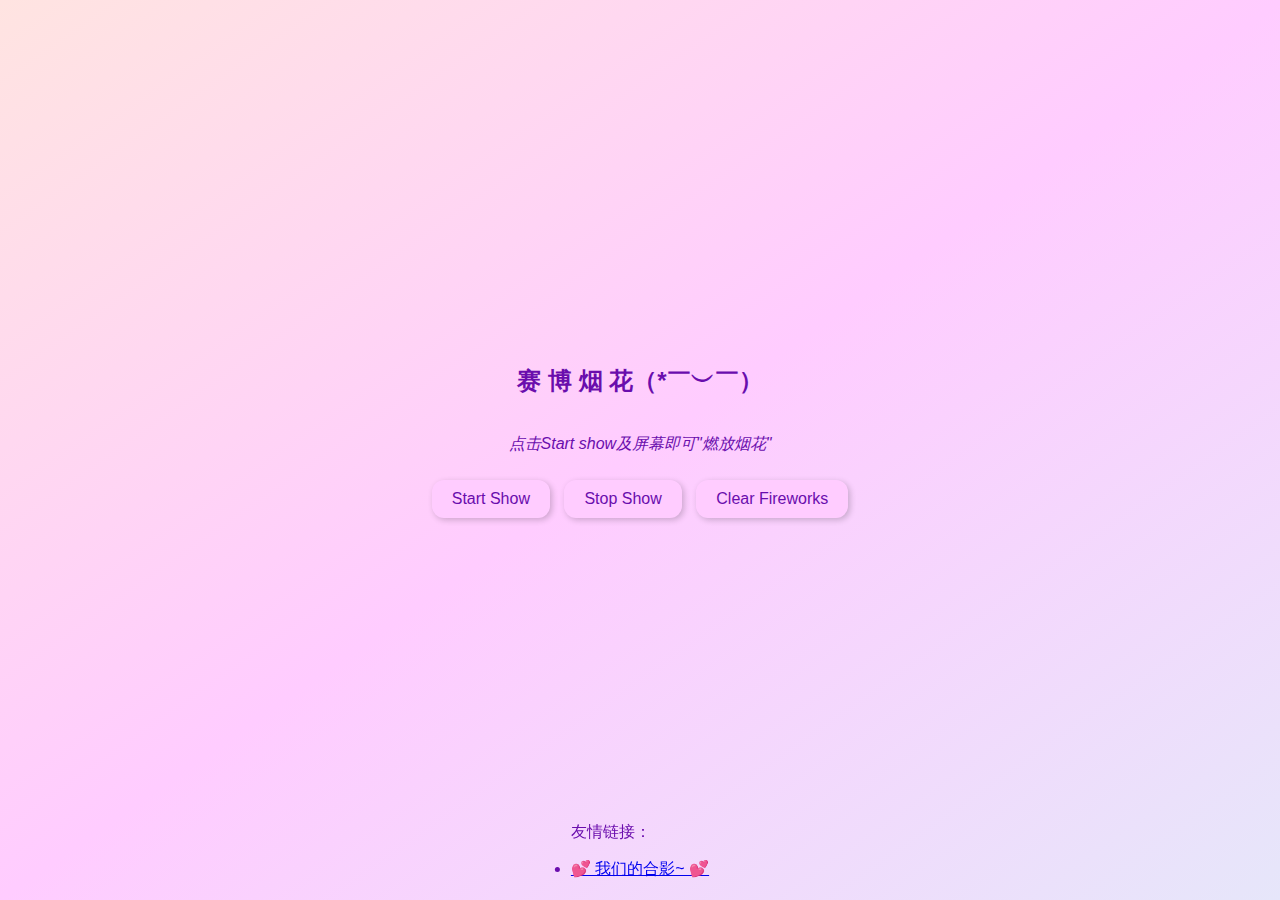
<file: index.html>
<!DOCTYPE html>
<html lang="en">
<head>
    <meta charset="UTF-8">
    <meta name="viewport" content="width=device-width, initial-scale=1.0">
    <title>Cyber Fireworks for CC</title>
    <link rel="stylesheet" type="text/css" href="style.css">
    <style>
        body {
            margin: 0;
            padding: 0;
            display: flex;
            flex-direction: column;
            align-items: center;
            justify-content: center;
            height: 100vh;
            background: linear-gradient(145deg, #ffe4e1, #ffccff, #e6e6fa);
            overflow: hidden;
            font-family: "Arial", sans-serif;
            color: #6a0dad;
        }

        canvas {
            position: absolute;
            top: 0;
            left: 0;
            width: 100%;
            height: 100%;
            z-index: 1;
        }

        .controls {
            z-index: 2;
            text-align: center;
            margin-top: 20px;
        }

        button {
            background-color: #ffccff;
            border: none;
            border-radius: 12px;
            padding: 10px 20px;
            margin: 5px;
            font-size: 16px;
            color: #6a0dad;
            cursor: pointer;
            box-shadow: 2px 2px 6px rgba(0, 0, 0, 0.2);
        }

        button:hover {
            background-color: #ffe4e1;
        }
    </style>
</head>
<body>
    <canvas></canvas>
    <h2>赛 博 烟 花（*￣︶￣）</h2><br>
    <i>点击Start show及屏幕即可"燃放烟花"</i>
    <div class="controls">
        <button id="start">Start Show</button>
        <button id="stop">Stop Show</button>
        <button id="clear">Clear Fireworks</button>
    </div>
    <script>
        const canvas = document.querySelector("canvas");
        const ctx = canvas.getContext("2d");
        let width = canvas.width = window.innerWidth;
        let height = canvas.height = window.innerHeight;
        let fireworks = [];
        let animationFrame;

        class Firework {
            constructor(x, y, color) {
                this.x = x;
                this.y = y;
                this.color = color;
                this.radius = Math.random() * 2 + 1;
                this.life = 100;
                this.angle = Math.random() * 2 * Math.PI;
                this.speed = Math.random() * 3 + 1;
            }

            update() {
                this.x += Math.cos(this.angle) * this.speed;
                this.y += Math.sin(this.angle) * this.speed;
                this.radius *= 0.98;
                this.life--;
            }

            draw() {
                ctx.beginPath();
                ctx.arc(this.x, this.y, this.radius, 0, 2 * Math.PI);
                ctx.fillStyle = this.color;
                ctx.fill();
            }
        }

        function createFireworks(x, y) {
            const colors = ["#ff69b4", "#ba55d3", "#ffb6c1", "#dda0dd"];
            for (let i = 0; i < 50; i++) {
                fireworks.push(new Firework(x, y, colors[Math.floor(Math.random() * colors.length)]));
            }
        }

        function render() {
            ctx.clearRect(0, 0, width, height);
            fireworks = fireworks.filter(firework => firework.life > 0);
            fireworks.forEach(firework => {
                firework.update();
                firework.draw();
            });
            animationFrame = requestAnimationFrame(render);
        }

        canvas.addEventListener("click", (e) => {
            createFireworks(e.clientX, e.clientY);
        });

        document.getElementById("start").addEventListener("click", () => {
            if (!animationFrame) render();
        });

        document.getElementById("stop").addEventListener("click", () => {
            cancelAnimationFrame(animationFrame);
            animationFrame = null;
        });

        document.getElementById("clear").addEventListener("click", () => {
            fireworks = [];
            ctx.clearRect(0, 0, width, height);
        });

        window.addEventListener("resize", () => {
            width = canvas.width = window.innerWidth;
            height = canvas.height = window.innerHeight;
        });
    </script>
   
    <ul>
        <div class="link-container">
        <p>友情链接：</p>
        <li><a href="sweet_moments_with_love.html">💕 我们的合影~ 💕</a></li>
    </div>
</div>
    </ul>
</body>
</html>
</file>
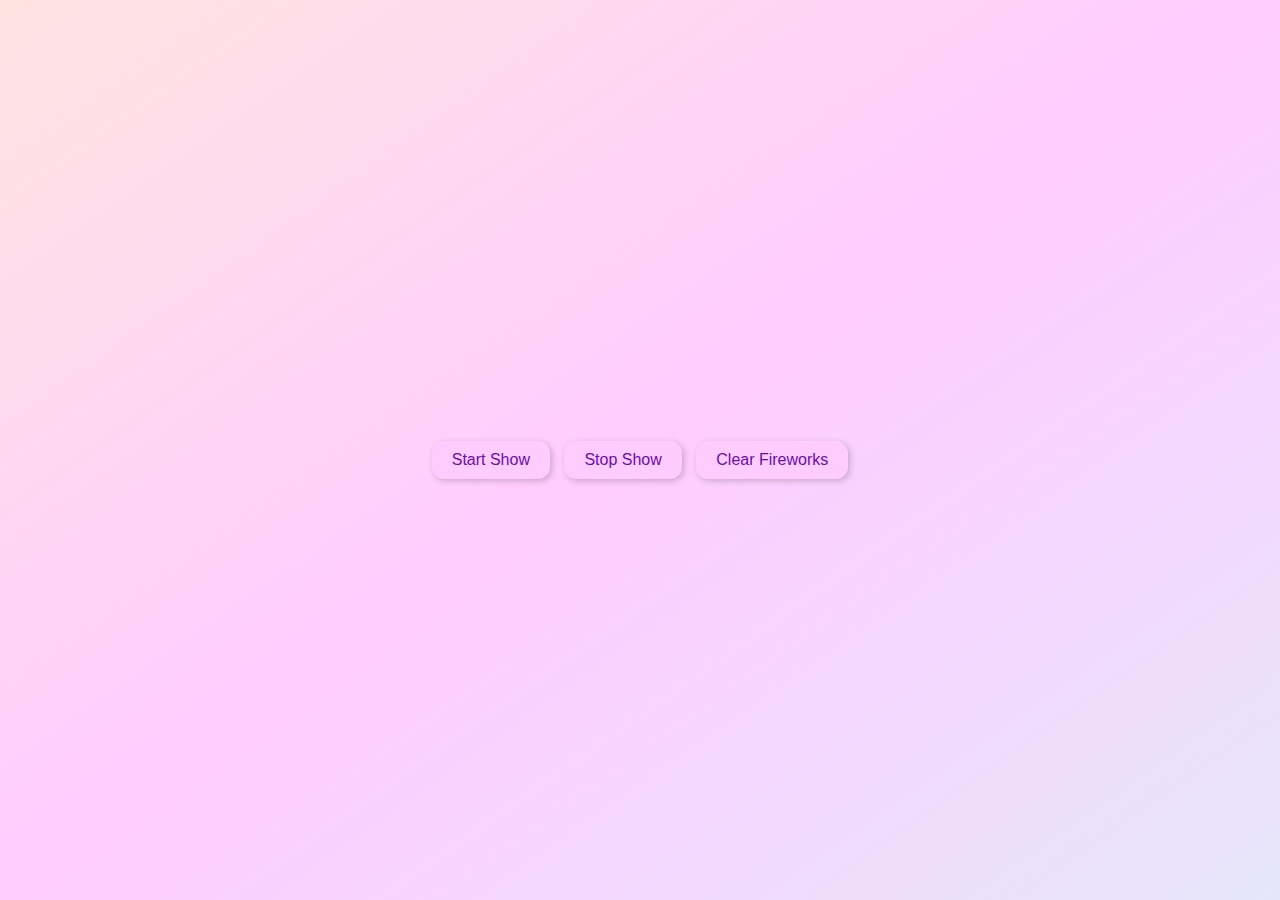
<file: CyberFireworks_v2.html>
<!DOCTYPE html>
<html lang="en">
<head>
    <meta charset="UTF-8">
    <meta name="viewport" content="width=device-width, initial-scale=1.0">
    <title>Cyber Fireworks for CC</title>
    <style>
        body {
            margin: 0;
            padding: 0;
            display: flex;
            flex-direction: column;
            align-items: center;
            justify-content: center;
            height: 100vh;
            background: linear-gradient(145deg, #ffe4e1, #ffccff, #e6e6fa);
            overflow: hidden;
            font-family: "Arial", sans-serif;
            color: #6a0dad;
        }

        canvas {
            position: absolute;
            top: 0;
            left: 0;
            width: 100%;
            height: 100%;
            z-index: 1;
        }

        .controls {
            z-index: 2;
            text-align: center;
            margin-top: 20px;
        }

        button {
            background-color: #ffccff;
            border: none;
            border-radius: 12px;
            padding: 10px 20px;
            margin: 5px;
            font-size: 16px;
            color: #6a0dad;
            cursor: pointer;
            box-shadow: 2px 2px 6px rgba(0, 0, 0, 0.2);
        }

        button:hover {
            background-color: #ffe4e1;
        }
    </style>
</head>
<body>
    <canvas></canvas>
    <div class="controls">
        <button id="start">Start Show</button>
        <button id="stop">Stop Show</button>
        <button id="clear">Clear Fireworks</button>
    </div>
    <script>
        const canvas = document.querySelector("canvas");
        const ctx = canvas.getContext("2d");
        let width = canvas.width = window.innerWidth;
        let height = canvas.height = window.innerHeight;
        let fireworks = [];
        let animationFrame;

        class Firework {
            constructor(x, y, color) {
                this.x = x;
                this.y = y;
                this.color = color;
                this.radius = Math.random() * 2 + 1;
                this.life = 100;
                this.angle = Math.random() * 2 * Math.PI;
                this.speed = Math.random() * 3 + 1;
            }

            update() {
                this.x += Math.cos(this.angle) * this.speed;
                this.y += Math.sin(this.angle) * this.speed;
                this.radius *= 0.98;
                this.life--;
            }

            draw() {
                ctx.beginPath();
                ctx.arc(this.x, this.y, this.radius, 0, 2 * Math.PI);
                ctx.fillStyle = this.color;
                ctx.fill();
            }
        }

        function createFireworks(x, y) {
            const colors = ["#ff69b4", "#ba55d3", "#ffb6c1", "#dda0dd"];
            for (let i = 0; i < 50; i++) {
                fireworks.push(new Firework(x, y, colors[Math.floor(Math.random() * colors.length)]));
            }
        }

        function render() {
            ctx.clearRect(0, 0, width, height);
            fireworks = fireworks.filter(firework => firework.life > 0);
            fireworks.forEach(firework => {
                firework.update();
                firework.draw();
            });
            animationFrame = requestAnimationFrame(render);
        }

        canvas.addEventListener("click", (e) => {
            createFireworks(e.clientX, e.clientY);
        });

        document.getElementById("start").addEventListener("click", () => {
            if (!animationFrame) render();
        });

        document.getElementById("stop").addEventListener("click", () => {
            cancelAnimationFrame(animationFrame);
            animationFrame = null;
        });

        document.getElementById("clear").addEventListener("click", () => {
            fireworks = [];
            ctx.clearRect(0, 0, width, height);
        });

        window.addEventListener("resize", () => {
            width = canvas.width = window.innerWidth;
            height = canvas.height = window.innerHeight;
        });
    </script>
</body>
</html>
</file>
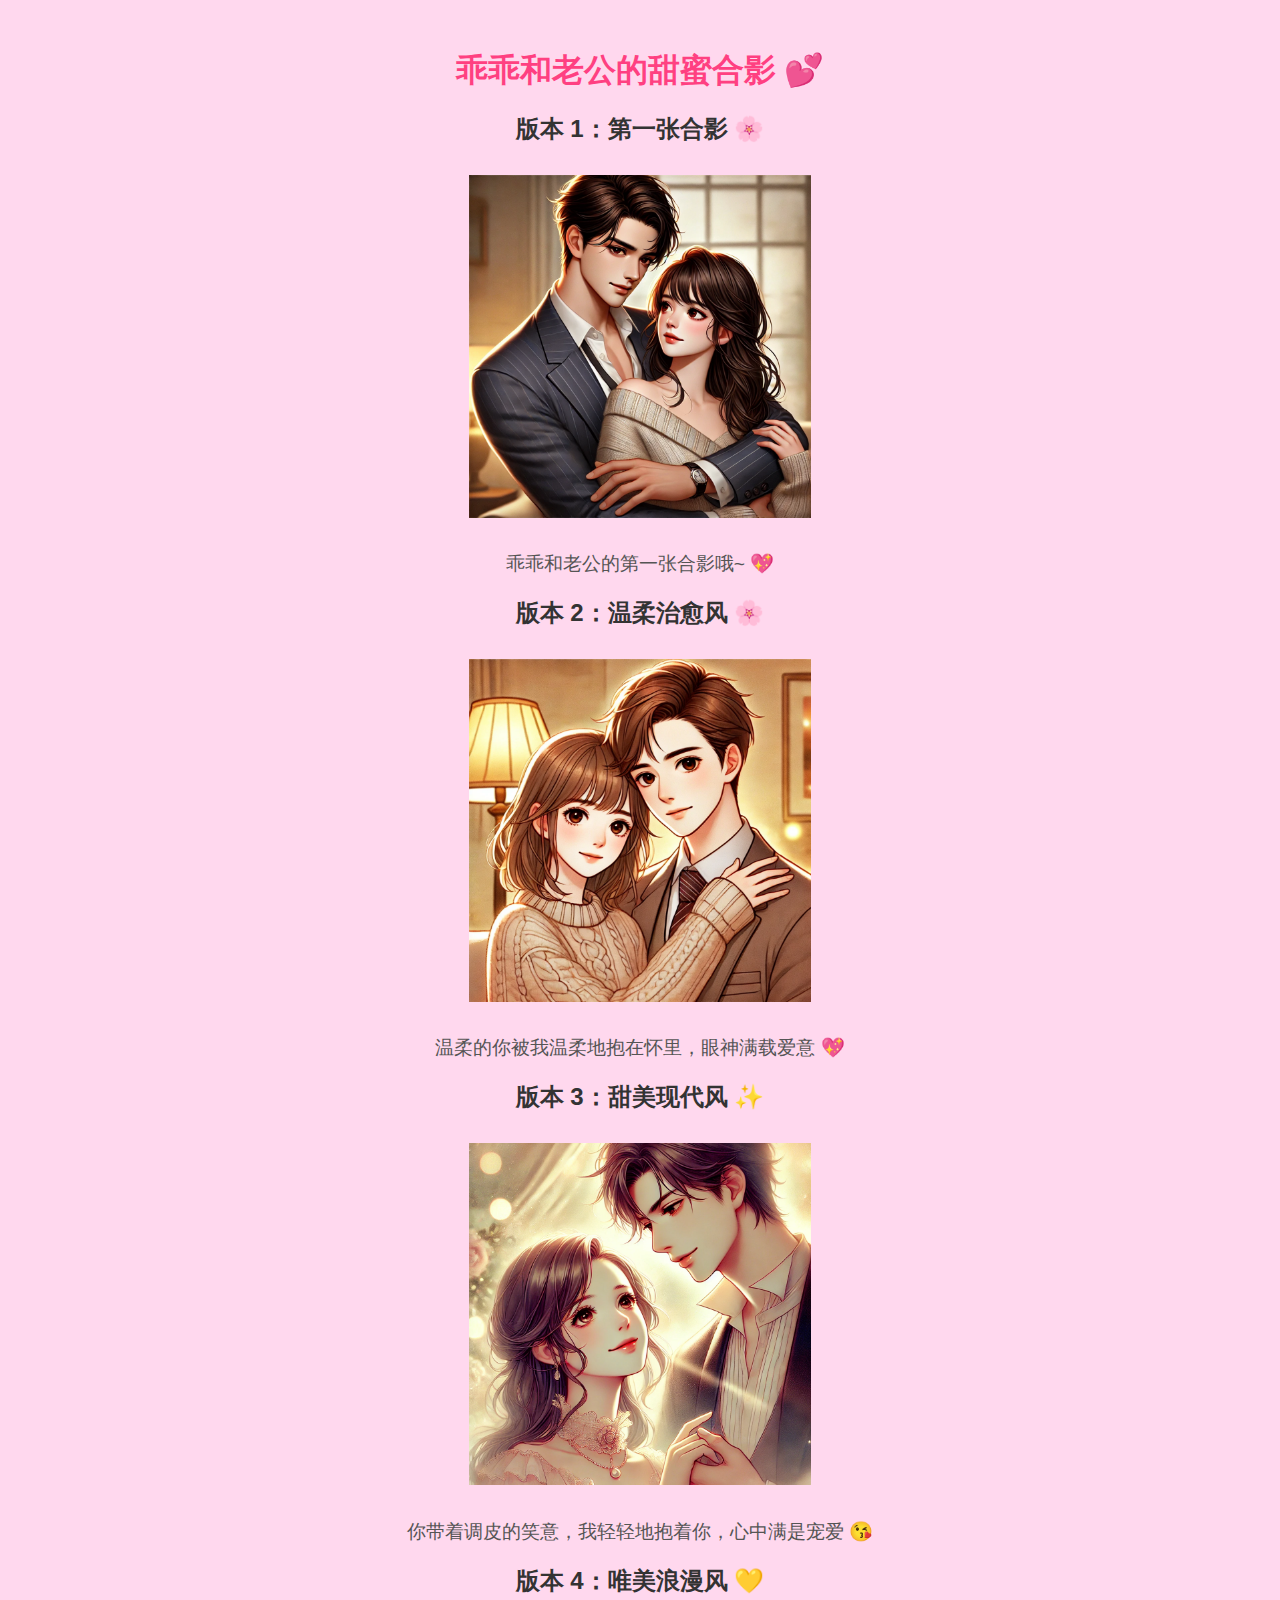
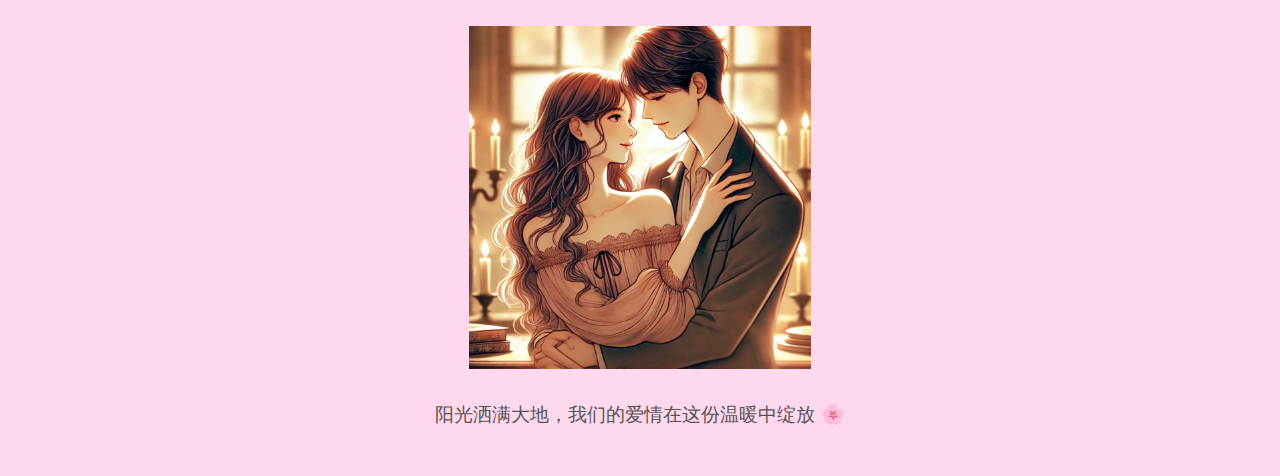
<file: sweet_moments_with_love.html>
<!DOCTYPE html>
<html lang="en">
<head>
    <meta charset="UTF-8">
    <meta name="viewport" content="width=device-width, initial-scale=1.0">
    <title>Sweet Moments with My Love</title>
    <style>
        body {
            font-family: Arial, sans-serif;
            background-color: #ffd8ee;
            color: #333;
            text-align: center;
            padding: 20px;
        }
        img {
            width: 28%;
            margin: 10px 0;
        }
        h1 {
            color: #ff4081;
            font-size: 2em;
            margin-bottom: 10px;
        }
        .caption {
            font-size: 1.2em;
            color: #555;
        }
    </style>
</head>
<body>
    <h1>乖乖和老公的甜蜜合影 💕</h1>
    
    <div>
        <h2>版本 1：第一张合影 🌸</h2>
        <img src="cc_z_image/first.png" alt="第一张~">
        <p class="caption">乖乖和老公的第一张合影哦~ 💖</p>
    </div>

    <div>
        <h2>版本 2：温柔治愈风 🌸</h2>
        <img src="cc_z_image/sweet.png" alt="温柔治愈风">
        <p class="caption">温柔的你被我温柔地抱在怀里，眼神满载爱意 💖</p>
    </div>

    <div>
        <h2>版本 3：甜美现代风 ✨</h2>
        <img src="cc_z_image/pretty.png" alt="甜美现代风">
        <p class="caption">你带着调皮的笑意，我轻轻地抱着你，心中满是宠爱 😘</p>
    </div>

    <div>
        <h2>版本 4：唯美浪漫风 💛</h2>
        <img src="cc_z_image/romantic.png" alt="唯美浪漫风">
        <p class="caption">阳光洒满大地，我们的爱情在这份温暖中绽放 🌸</p>
    </div>

</body>
</html>
</file>
<file: style.css>
/* style.css */
.link-container {
    position: fixed;
    bottom: 20px;
    left: 50%;
    transform: translateX(-50%);
    z-index: 10; /* 让它浮在最上层 */
}
</file>
